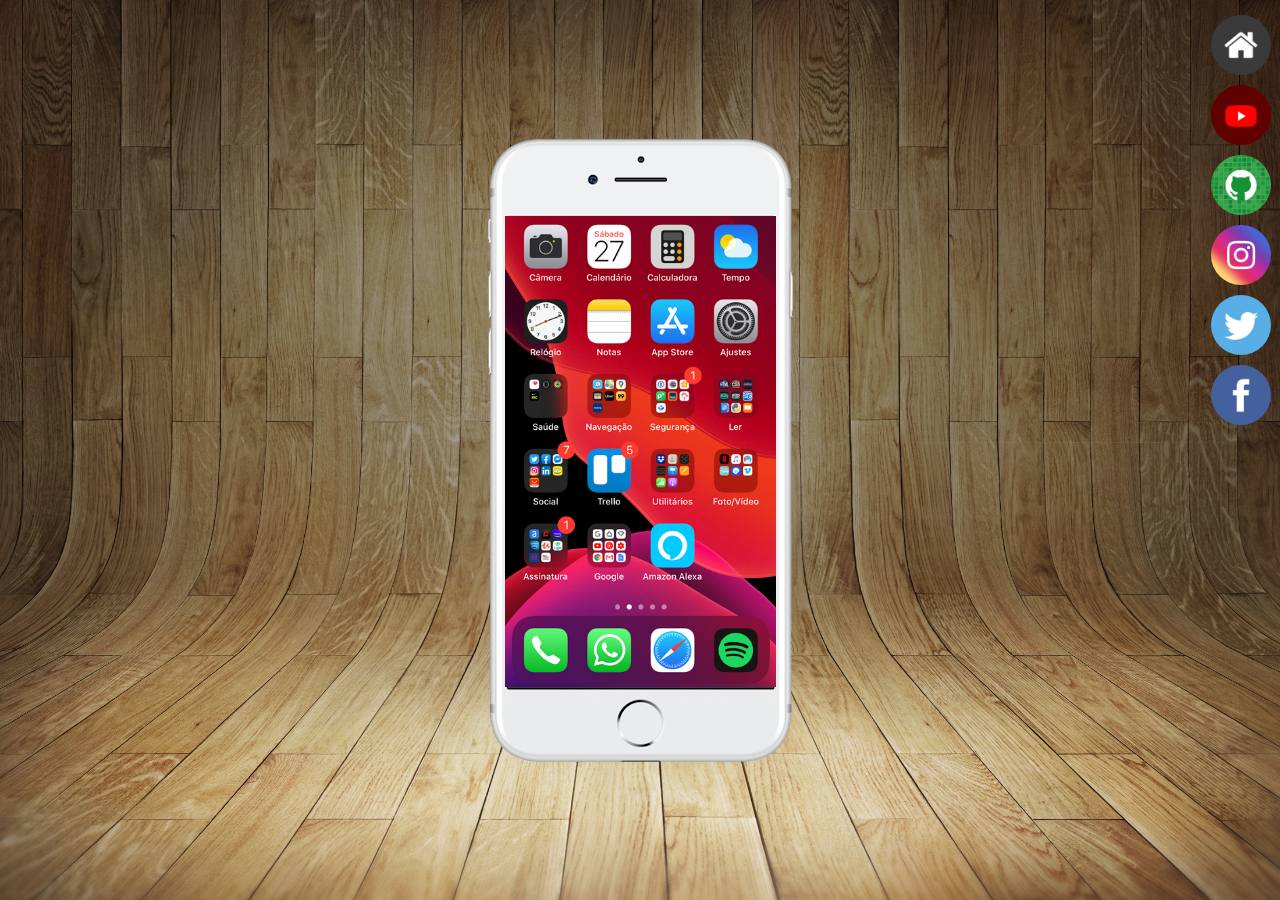
<file: index.html>
<!DOCTYPE html>
<html lang="pt-br">
<head>
    <meta charset="UTF-8">
    <meta name="viewport" content="width=device-width, initial-scale=1.0">
    <title>pagina inicial</title>
    <link rel="shortcut icon" href="imagens/favicon.ico" type="image/x-icon">
    <link rel="stylesheet" href="style.css">
</head>
<body>

    <iframe src="paginas-extras/home.html" name="tela-iphone">
            opss ocorreu algum erro
    </iframe>
    <div class="caixa">
        <a href="paginas-extras/home.html" target="tela-iphone" id="home">
            <img src="imagens/logo-home.jpg" alt="logo home">
        </a>        

        <a href="paginas-extras/youtube.html" target="tela-iphone" id="youtube">
            <img src="imagens/logo-youtube.jpg" alt="logo youtube">
        </a>

        <a href="paginas-extras/github.html" target="tela-iphone" id="github">
            <img src="imagens/logo-github.jpg" alt="logo github">
        </a>

        <a href="paginas-extras/instagram.html" target="tela-iphone" id="instagram">
            <img src="imagens/logo-instagram.jpg" alt="logo instagram">
        </a>

        <a href="paginas-extras/twiter.html" target="tela-iphone" id="twitter">
            <img src="imagens/logo-twitter.jpg" alt="logo twiter">
        </a>

        <a href="paginas-extras/facebook.html" target="tela-iphone" id="facebook">
            <img src="imagens/logo-facebook.jpg" alt="">
        </a>
    </div>

</body>
</html>
</file>
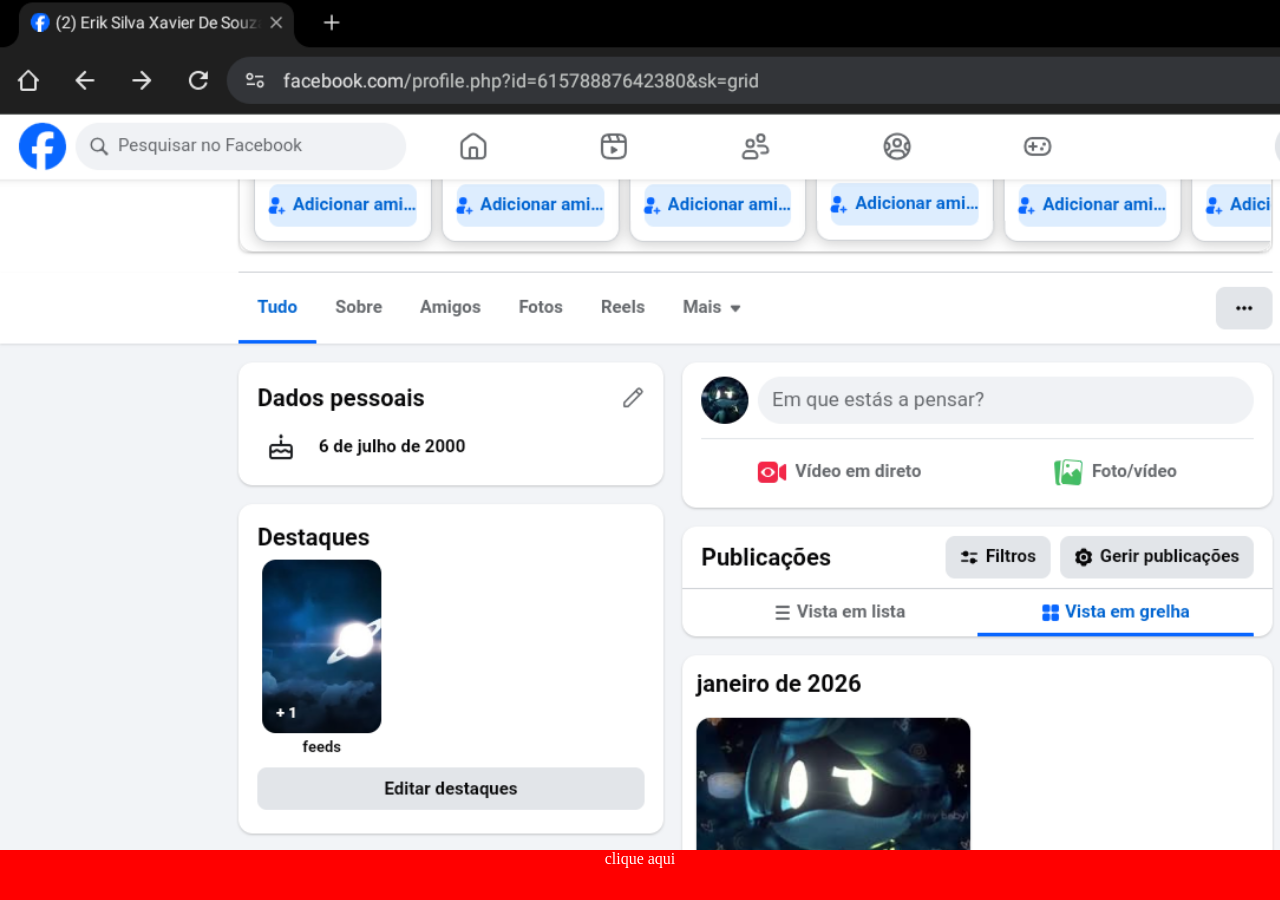
<file: paginas-extras/facebook.html>
<!DOCTYPE html>
<html lang="pt-br">
<head>
    <meta charset="UTF-8">
    <meta name="viewport" content="width=device-width, initial-scale=1.0">
    <title>facebook</title>
    <link rel="stylesheet" href="estilo.css">
</head>
<body>
    <img src="imagens/img4.png" alt="facebook">
    <a href="https://www.facebook.com/profile.php?id=61578887642380" target="_blank">clique aqui</a>
</body>
</html>
</file>
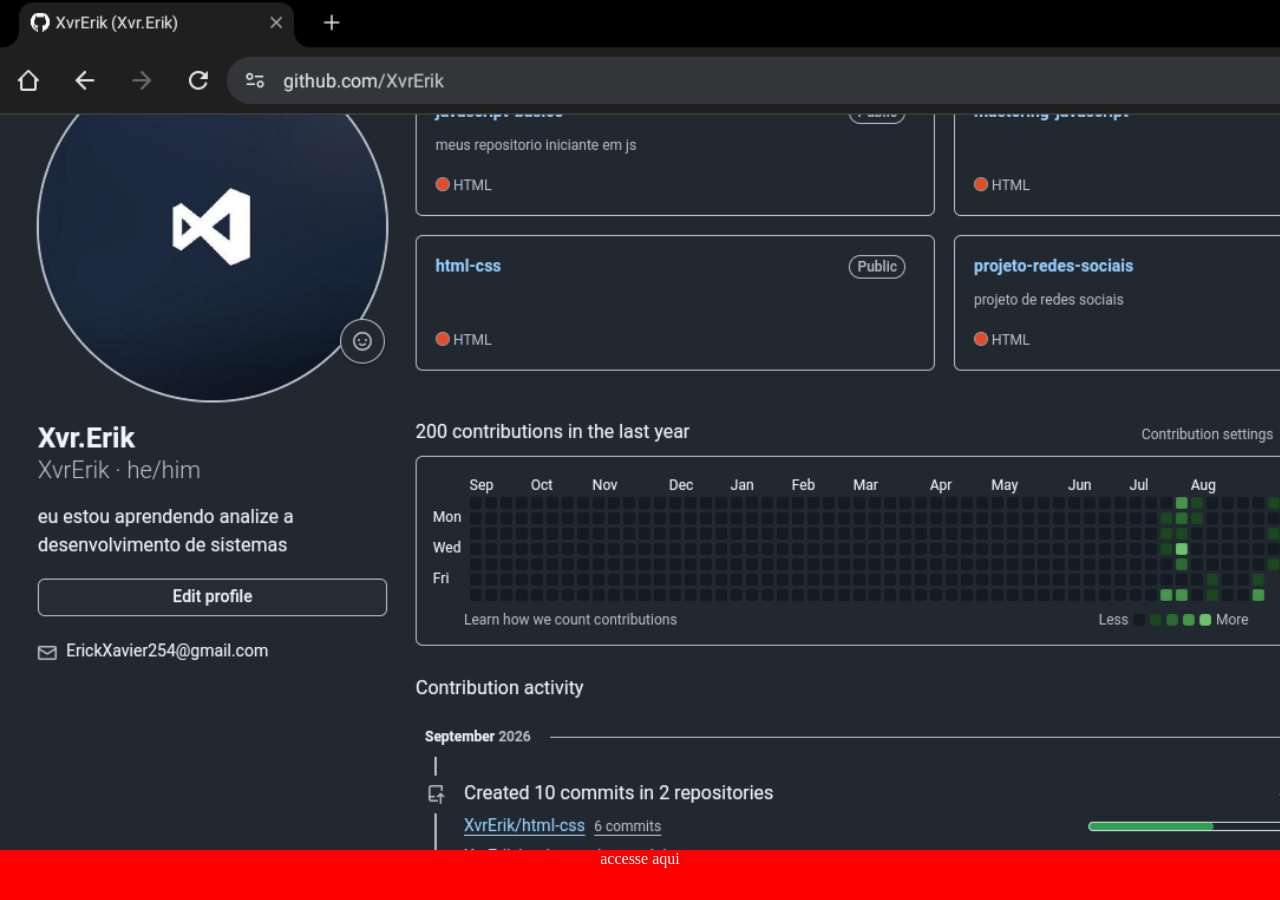
<file: paginas-extras/github.html>
<!DOCTYPE html>
<html lang="pt-br">
<head>
    <meta charset="UTF-8">
    <meta name="viewport" content="width=device-width, initial-scale=1.0">
    <title>github</title>
    <link rel="stylesheet" href="estilo.css">    
</head>
<body>
    <img src="imagens/img5.png" alt="github">
    <a href="https://www.github.com/xvrerik" target="_blank">accesse aqui</a>
</body>
</html>
</file>
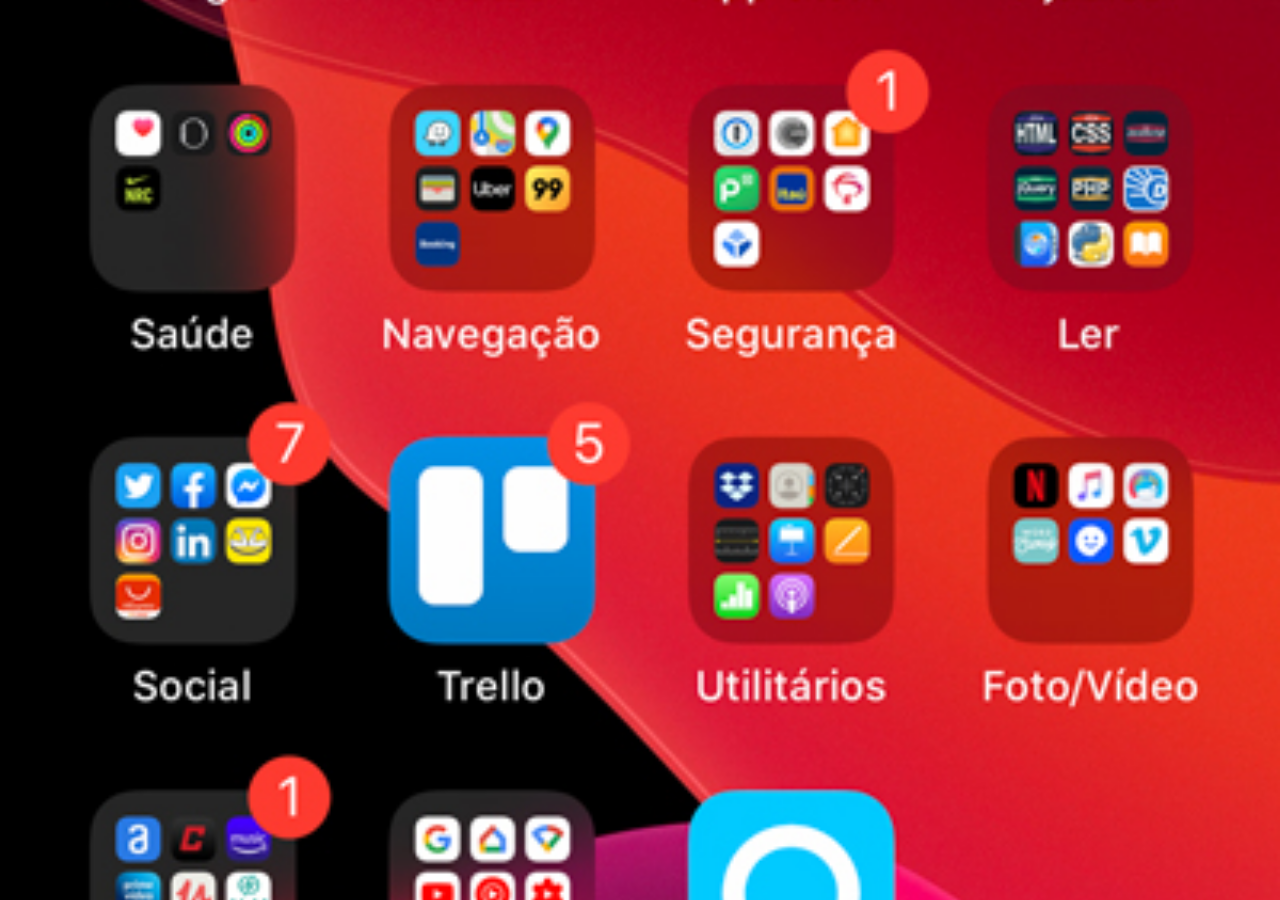
<file: paginas-extras/home.html>
<!DOCTYPE html>
<html lang="pt-br">
<head>
    <meta charset="UTF-8">
    <meta name="viewport" content="width=device-width, initial-scale=1.0">
    <title>home</title>
    <link rel="stylesheet" href="estilo.css">

</head>
<body>
    <img src="imagens/tela-home.jpg" alt="home">
</body>
</html>
</file>
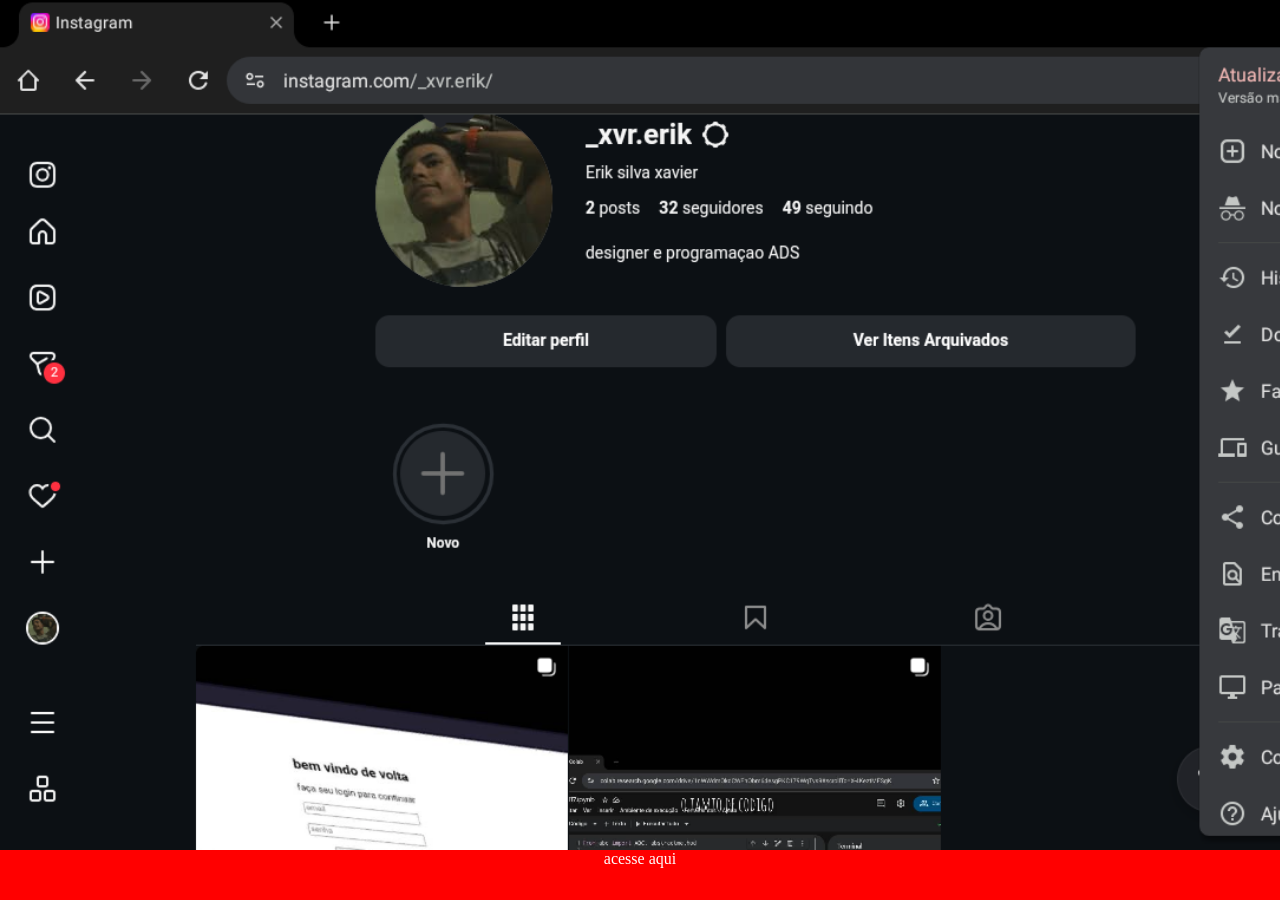
<file: paginas-extras/instagram.html>
<!DOCTYPE html>
<html lang="pt-br">
<head>
    <meta charset="UTF-8">
    <meta name="viewport" content="width=device-width, initial-scale=1.0">
    <title>instagram</title>
    <link rel="stylesheet" href="estilo.css">
</head>
<body>
    <img src="imagens/img1.png" alt="instagram">
    <a href="https://www.instagram.com/_xvr.erik/" target="_blank">acesse aqui</a>
</body>
</html>
</file>
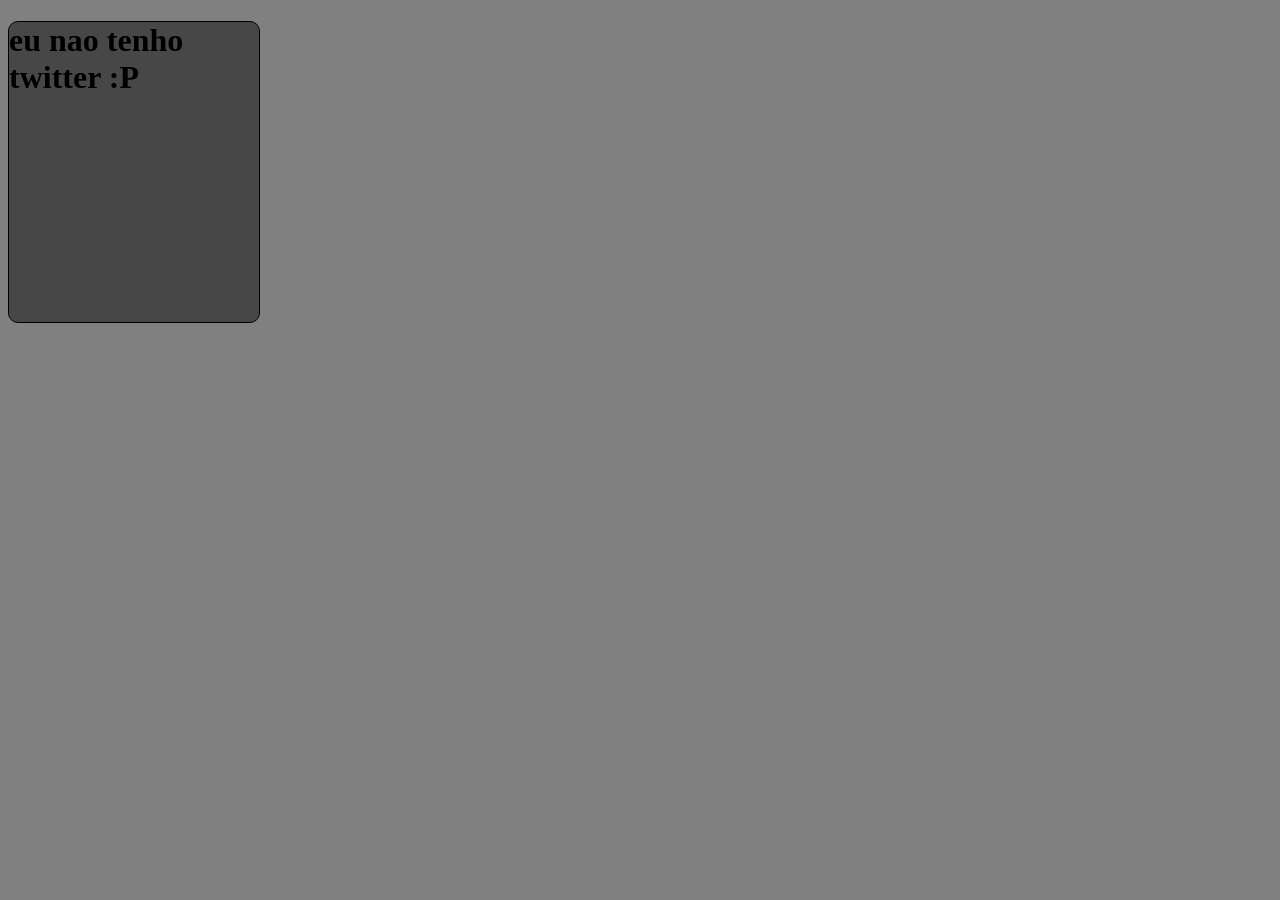
<file: paginas-extras/twiter.html>
<!DOCTYPE html>
<html lang="pt-br">
<head>
    <meta charset="UTF-8">
    <meta name="viewport" content="width=device-width, initial-scale=1.0">
    <title>twiter</title>
    <style>
        body{
            background-color: gray;
        }
        h1{
            width: 250px;
            height: 300px;
            background-color: rgba(0, 0, 0, 0.452);
            border-radius: 10px;
            border: 1px solid black; 
        }
    </style>
</head>
<body>
    <h1>eu nao tenho twitter :P</h1>
</body>
</html>
</file>
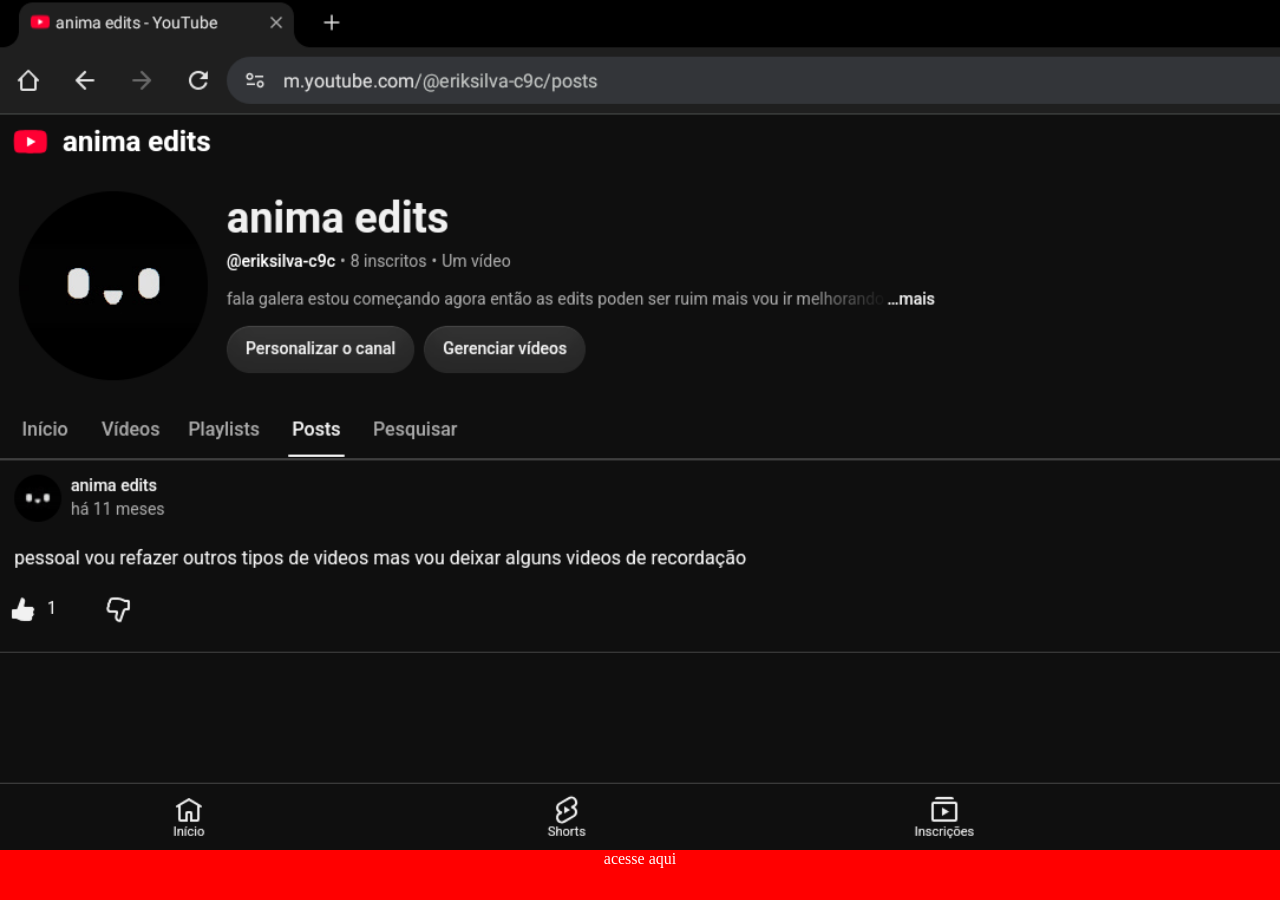
<file: paginas-extras/youtube.html>
<!DOCTYPE html>
<html lang="pt-br">
<head>
    <meta charset="UTF-8">
    <meta name="viewport" content="width=device-width, initial-scale=1.0">
    <title>youtube</title>
    <link rel="stylesheet" href="estilo.css">
</head>
<body>
    <img src="imagens/img3.png" alt="youtube">
    <a href="https://www.youtube.com" target="_blank">acesse aqui</a>
</body>
</html>
</file>
<file: style.css>
body{
    margin: 0;
    min-height: 100vh;
    display: flex;
    justify-content: center;
    align-items: center;
    background-image: url('imagens/fundo-madeira.jpg');
    background-size: cover;
    background-repeat: no-repeat;
}
iframe{
    width: 311px;
    height: 629px;
    box-sizing: border-box;
    border: 80px solid transparent;
    border-width: 80px 20px 78px;
    border-image: url('imagens/frame-iphone.png') 80 20 78 20 fill stretch;
}
div{
    top: 15px;
    position: fixed;
    right: 9px;
}
a{
    display: grid;
    margin-bottom: 10px;

}
img{
    width: 60px;
    height: 60px;
    object-fit: cover;
    border-radius: 50%;
}

#home{
    top: 20px;
}

#youtube{
    top: 90px;
}

#github{
    top: 160px;
}

#instagram{
    top: 230px;

}

#twiter{
    top: 300px;

}

#facebook{
    top: 370px;

}
</file>
<file: paginas-extras/estilo.css>
html,
body{
    margin: 0;
    height: 100%;
    overflow: hidden;
    display: flex;
    flex-direction: column;
}

img{
    display: block;
    width: 100%;
    min-height: 0;
    flex: 1;
    object-fit: cover;
    object-position: left center;
}

a{
    display: block;
    width: 100%;
    height: 50px;
    flex-shrink: 0;
    background-color: red;
    text-decoration: none;
    color: white;
    text-align: center;
    bottom: 60px;
}
</file>
